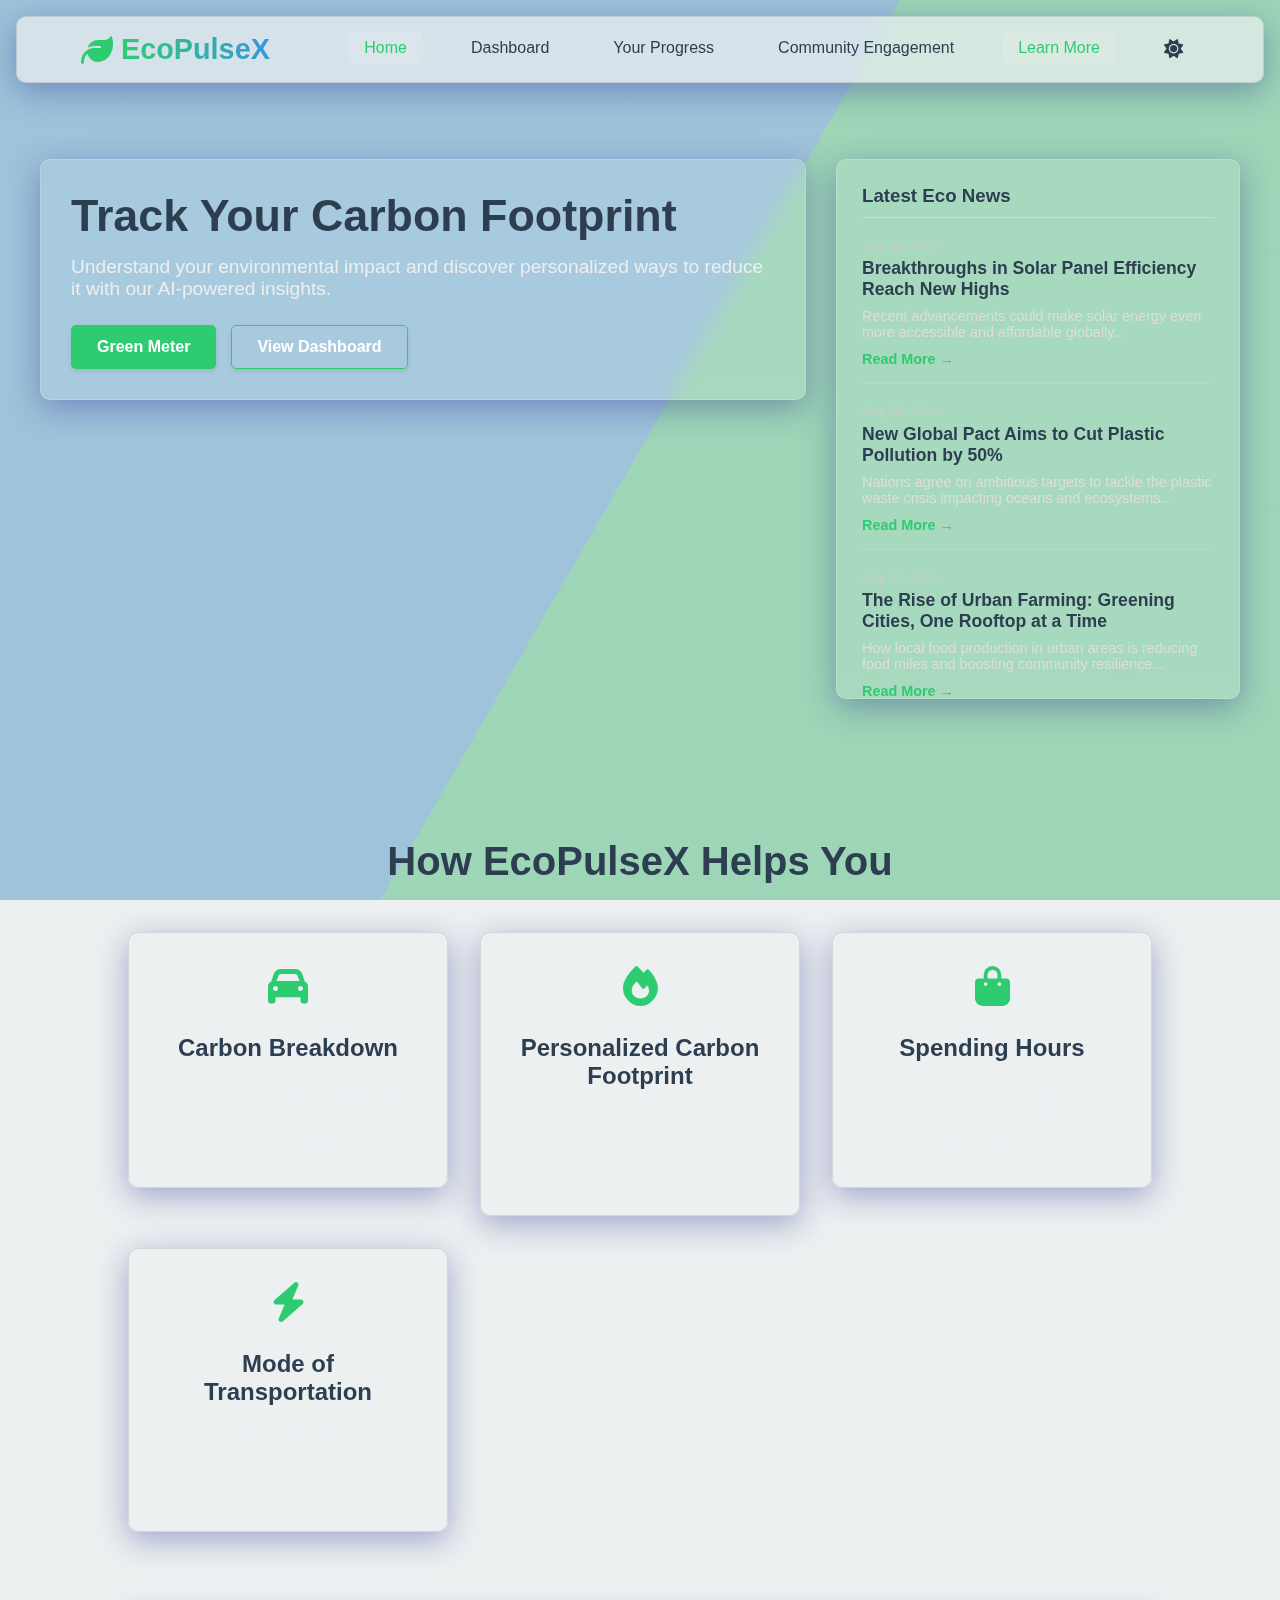
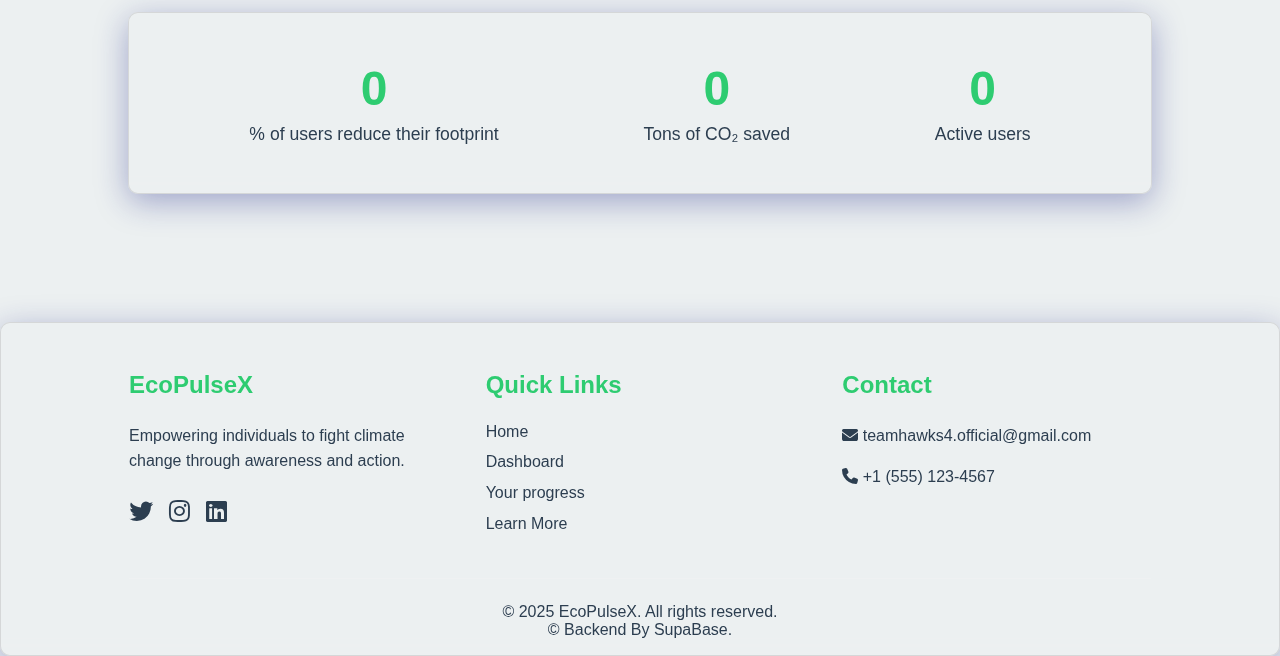
<file: index.html>
<!DOCTYPE html>
<html lang="en">
<head>
    <meta charset="UTF-8">
    <meta name="viewport" content="width=device-width, initial-scale=1.0">
    <title>EcoPulseX - Track Your Carbon Footprint</title>
    <link rel="stylesheet" href="https://cdnjs.cloudflare.com/ajax/libs/font-awesome/6.4.0/css/all.min.css">
    <link rel="stylesheet" href="climate.css">
</head>
<body>
    <!-- Animated Background -->
    <div class="bg"></div>
    <div class="bg bg2"></div>
    <div class="bg bg3"></div>

    <!-- Header -->
    <header class="glass">
        <div class="logo">
            <i class="fas fa-leaf"></i>
            <h1>EcoPulseX</h1>
        </div>
        <nav>
            <ul>
                <li><a href="#" class="active">Home</a></li>
                <li><a href="dashboard.html">Dashboard</a></li>
                <li><a href="form.html">Your Progress</a></li>
                <li><a href="community.html">Community Engagement</a></li>
                <li><a href="learnmore.html"  class="active">Learn More</a></li>
                <li><a href="#" id="theme-toggle"><i class="fas fa-moon"></i></a></li>
            </ul>
        </nav>
    </header>


<!-- Hero Section with Blog -->
<section class="hero-with-blog">
    <div class="hero-bg"></div>
    <div class="hero-container">
        <div class="hero-content glass">
            <h1>Track Your <span class="highlight">Carbon Footprint</span></h1>
            <p class="lead">Understand your environmental impact and discover personalized ways to reduce it with our AI-powered insights.</p>
            <div class="cta-buttons">
                <a href="https://aditya-kumar-roy.shinyapps.io/EcoPulseX/" class="btn primary">Green Meter</a>
                <a href="dashboard.html" class="btn secondary">View Dashboard</a>
            </div>
        </div>
        
        <div class="blog-sidebar glass">
            <h3>Latest Eco News</h3>
            <div class="blog-feed">
                <div class="blog-card">
                    <!-- Example 1: Renewable Energy Focus -->
                    <div class="blog-date">July 28, 2024</div>
                    <h4>Breakthroughs in Solar Panel Efficiency Reach New Highs</h4>
                    <p>Recent advancements could make solar energy even more accessible and affordable globally...</p>
                    <a href="https://www.mintselection.com/blog/2024/10/super-efficient-solar-cells-10-breakthrough-technologies-in-2024?source=google.com" target="_blank" rel="noopener noreferrer" class="read-more">Read More →</a>
                </div>
                <div class="blog-card">
                    <!-- Example 2: Policy/Global Action Focus -->
                    <div class="blog-date">July 25, 2024</div>
                    <h4>New Global Pact Aims to Cut Plastic Pollution by 50%</h4>
                    <p>Nations agree on ambitious targets to tackle the plastic waste crisis impacting oceans and ecosystems...</p>
                    <a href="https://www.worldwildlife.org/pages/global-plastics-treaty#:~:text=To%20ensure%20the%20stage%20is,make%20progress%20on%20key%20decisions." class="read-more">Read More →</a>
                </div>
                <div class="blog-card">
                    <!-- Example 3: Sustainable Living Focus -->
                    <div class="blog-date">July 22, 2024</div>
                    <h4>The Rise of Urban Farming: Greening Cities, One Rooftop at a Time</h4>
                    <p>How local food production in urban areas is reducing food miles and boosting community resilience...</p>
                    <a href="https://www.industryarc.com/Report/15491/urban-farming-market.html" class="read-more">Read More →</a>
                </div>
            </div>
        </div>
        
    </div>
</section>

    <!-- Features Section -->
    <section class="features">
        <h2 class="section-title">How <span class="highlight">EcoPulseX</span> Helps You</h2>
        <div class="features-grid">
            <!-- Travel Impact Card - Now Clickable -->
            <a href="https://aditya-kumar-roy.shinyapps.io/GreenMeterX/" class="feature-link" target="_blank" rel="noopener noreferrer">
                <div class="feature-card glass">
                    <div class="feature-icon">
                        <i class="fas fa-car"></i>
                    </div>
                    <h3>Carbon Breakdown</h3>
                    <p>Track emissions from your daily commute and travel habits with precise calculations.</p>
                </div>
            </a>
            <!-- Food Analysis Card - Now Clickable -->
            <a href="https://drive.google.com/file/d/1813TkDOWkOebc6govG1GjCoI-RtqbdGf/view?usp=sharing" class="feature-link" target="_blank" rel="noopener noreferrer">
                <div class="feature-card glass">
                    <div class="feature-icon">
                        <i class="fas fa-fire"></i>
                    </div>
                    <h3>Personalized Carbon Footprint</h3>
                    <p>Understand how your dietary choices contribute to your carbon footprint.</p>
                </div>
            </a>
            <!-- Shopping Insights Card - Now Clickable -->
            <a href="https://drive.google.com/file/d/1fCv4I5JkbpmY_g-tlTTRKJjh4J8budeZ/view?usp=sharing" class="feature-link" target="_blank" rel="noopener noreferrer">
                <div class="feature-card glass">
                    <div class="feature-icon">
                        <i class="fas fa-shopping-bag"></i>
                    </div>
                    <h3>Spending Hours</h3>
                    <p>Discover the environmental cost of your purchases and find sustainable alternatives.</p>
                </div>
            </a>
            <!-- Energy Usage Card - Now Clickable -->
            <a href="https://drive.google.com/file/d/1cLUQzFg_7T1m3DjedNyacycI1GbFT9It/view?usp=sharing" class="feature-link" target="_blank" rel="noopener noreferrer">
                <div class="feature-card glass">
                    <div class="feature-icon">
                        <i class="fas fa-bolt"></i>
                    </div>
                    <h3>Mode of Transportation</h3>
                    <p>Monitor your transportaion trends and get tips for reducing energy waste.</p>
                </div>
            </a>
        </div>
    </section>
    

    <!-- Stats Section -->
    <section class="stats">
        <div class="stats-container glass">
            <div class="stat-item">
                <h3 class="counter" data-target="85">0</h3>
                <p>% of users reduce their footprint</p>
            </div>
            <div class="stat-item">
                <h3 class="counter" data-target="1200">0</h3>
                <p>Tons of CO₂ saved</p>
            </div>
            <div class="stat-item">
                <h3 class="counter" data-target="5000">0</h3>
                <p>Active users</p>
            </div>
        </div>
    </section>

    <!-- Footer -->
    <footer class="glass">
        <div class="footer-content">
            <div class="footer-section">
                <h3>EcoPulseX</h3>
                <p>Empowering individuals to fight climate change through awareness and action.</p>
                <div class="social-icons">
                    <a href="#"><i class="fab fa-twitter"></i></a>
                    <a href="#"><i class="fab fa-instagram"></i></a>
                    <a href="#"><i class="fab fa-linkedin"></i></a>
                </div>
            </div>
            <div class="footer-section">
                <h3>Quick Links</h3>
                <ul>
                    <li><a href="index.html">Home</a></li>
                    <li><a href="dashboard.html">Dashboard</a></li>
                    <li><a href="form.html">Your progress</a></li>
                    <li><a href="documentation.html">Learn More</a></li>
                </ul>
            </div>
            <div class="footer-section">
                <h3>Contact</h3>
                <p><i class="fas fa-envelope"></i> teamhawks4.official@gmail.com</p>
                <p><i class="fas fa-phone"></i> +1 (555) 123-4567</p>
            </div>
        </div>
        <div class="footer-bottom">
            <p>&copy; 2025 EcoPulseX. All rights reserved.</p>
            <p>&copy; Backend By SupaBase.</p>
        </div>
    </footer>
    <script>
(function(){if(!window.chatbase||window.chatbase("getState")!=="initialized"){window.chatbase=(...arguments)=>{if(!window.chatbase.q){window.chatbase.q=[]}window.chatbase.q.push(arguments)};window.chatbase=new Proxy(window.chatbase,{get(target,prop){if(prop==="q"){return target.q}return(...args)=>target(prop,...args)}})}const onLoad=function(){const script=document.createElement("script");script.src="https://www.chatbase.co/embed.min.js";script.id="rwgixCwzji2OEnn_tk7Jq";script.domain="www.chatbase.co";document.body.appendChild(script)};if(document.readyState==="complete"){onLoad()}else{window.addEventListener("load",onLoad)}})();
</script>
    <script src="climate.js"></script>
</body>
</html>
</file>
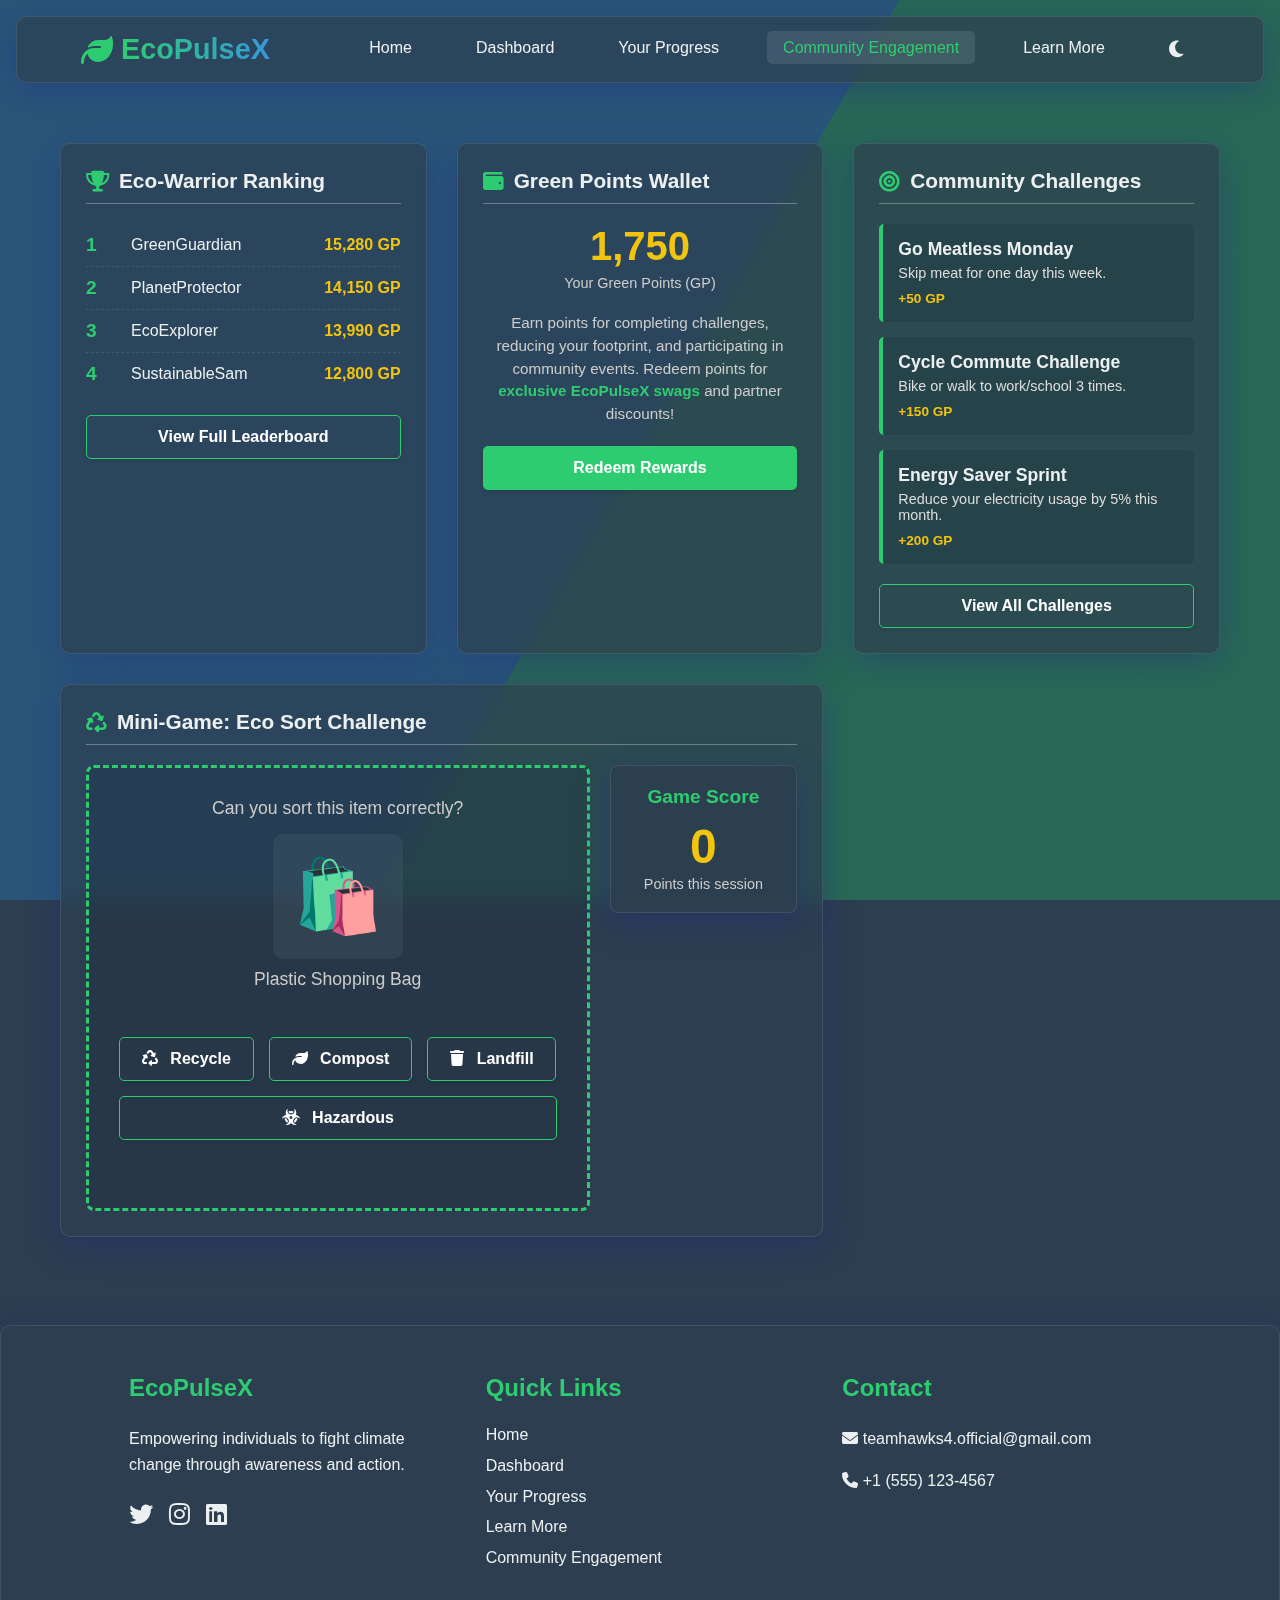
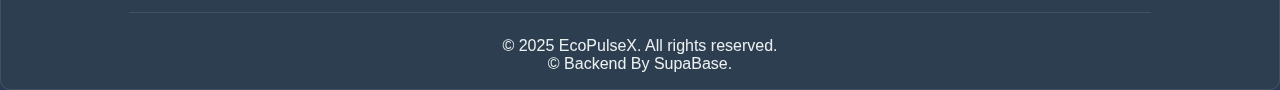
<file: community.html>
<!DOCTYPE html>
<html lang="en">
<head>
    <meta charset="UTF-8">
    <meta name="viewport" content="width=device-width, initial-scale=1.0">
    <title>EcoPulseX - Community Hub</title>
    <link rel="stylesheet" href="https://cdnjs.cloudflare.com/ajax/libs/font-awesome/6.4.0/css/all.min.css">
    <link rel="stylesheet" href="climate.css">
    <!-- Add specific styles for community page -->
    <style>
         /* Basic layout for community sections */
         .community-container {
            padding: 40px 20px;
            max-width: 1200px;
            margin: 20px auto;
            display: grid;
            grid-template-columns: repeat(auto-fit, minmax(300px, 1fr));
            gap: 30px;
        }

        .community-section {
            padding: 25px;
            min-height: 250px; /* Give sections some base height */
        }

        .community-section h3 {
            margin-bottom: 20px;
            border-bottom: 1px solid var(--border-glass, rgba(255, 255, 255, 0.3)); /* Added fallback */
            padding-bottom: 10px;
            display: flex;
            align-items: center;
            gap: 10px;
            font-size: 1.3em; /* Added font-size */
        }
         .community-section h3 i {
            color: var(--primary-color, #2ecc71);
         }

        /* Ranking Styles */
        .ranking-list ol {
            list-style: none;
            padding: 0;
            margin: 0;
        }
        .ranking-list li {
            display: flex;
            align-items: center;
            justify-content: space-between;
            padding: 10px 0;
            border-bottom: 1px dashed var(--border-glass, rgba(255, 255, 255, 0.1)); /* Added fallback */
        }
         .ranking-list li:last-child {
            border-bottom: none;
         }
        .ranking-list .rank {
            font-weight: bold;
            font-size: 1.2em;
            min-width: 30px;
            color: var(--primary-color, #2ecc71);
        }
        .ranking-list .name {
            flex-grow: 1;
            margin-left: 15px;
        }
        .ranking-list .points {
            font-weight: bold;
            color: var(--accent-color, #f1c40f); /* Use variable */
        }

        /* Wallet Styles */
        .wallet-balance {
            text-align: center;
            margin-bottom: 20px;
        }
        .wallet-balance .points-value {
            font-size: 2.5em;
            font-weight: bold;
            color: var(--accent-color, #f1c40f); /* Use variable */
            display: block;
            margin-bottom: 5px;
        }
        .wallet-balance .points-label {
            font-size: 0.9em;
            color: var(--text-muted-color, #ccc); /* Use variable */
        }
        .wallet-rewards p {
            font-size: 0.95em;
            line-height: 1.5;
            text-align: center;
            color: var(--text-muted-color, #ccc); /* Use variable */
        }
        .wallet-rewards .highlight {
             color: var(--primary-color, #2ecc71);
             font-weight: bold;
        }

        /* Challenge Styles */
        .challenge-list .challenge-item {
            background-color: rgba(0,0,0,0.1);
            padding: 15px;
            border-radius: 5px;
            margin-bottom: 15px;
            border-left: 4px solid var(--primary-color, #2ecc71);
        }
        body.dark-theme .challenge-list .challenge-item { /* Dark theme adjustment */
             background-color: rgba(255,255,255,0.1);
        }
        .challenge-list h4 {
            margin-bottom: 5px;
            font-size: 1.1em;
        }
        .challenge-list p {
            font-size: 0.9em;
            color: var(--text-muted-color, #ddd); /* Use variable */
            margin-bottom: 8px;
        }
        .challenge-list .challenge-reward {
            font-size: 0.85em;
            font-weight: bold;
            color: var(--accent-color, #f1c40f); /* Use variable */
        }

        /* --- Enhanced Game Styles (community.html) --- */

        /* Make the game section potentially wider on larger screens */
        @media (min-width: 992px) { /* Adjust breakpoint as needed */
            .community-section.game {
                grid-column: span 2; /* Make game span 2 grid columns */
            }
        }

        /* --- Styles for Game Wrapper and Score Display --- */
        .game-wrapper {
            display: flex;
            flex-wrap: wrap; /* Allow wrapping on smaller screens */
            gap: 20px;
            align-items: flex-start; /* Align items to the top */
        }

        .game-area {
            flex: 3; /* Game area takes more space */
            min-width: 300px; /* Ensure game area has minimum width */
            border: 3px dashed var(--primary-color, #2ecc71);
            min-height: 350px;
            display: flex;
            flex-direction: column;
            align-items: center;
            justify-content: center;
            text-align: center;
            padding: 30px;
            background-color: rgba(0,0,0,0.1);
            border-radius: 8px;
            transition: background-color 0.3s ease;
        }
        body.dark-theme .game-area {
            background-color: rgba(255,255,255,0.1);
        }

        .game-score-display {
            flex: 1; /* Score display takes less space */
            min-width: 180px; /* Minimum width for score box */
            padding: 20px;
            text-align: center;
            border-radius: 8px;
            /* Inherit glass effect from parent or add specific styles */
            /* background: var(--bg-glass, rgba(255, 255, 255, 0.1)); */
            /* backdrop-filter: var(--blur-glass, blur(10px)); */
            /* border: 1px solid var(--border-glass, rgba(255, 255, 255, 0.2)); */
        }

        .game-score-display h4 {
            margin-top: 0;
            margin-bottom: 15px;
            font-size: 1.2em;
            color: var(--primary-color, #2ecc71);
        }

        .game-score-display .score-value {
            font-size: 3em;
            font-weight: bold;
            color: var(--accent-color, #f1c40f);
            line-height: 1;
            margin-bottom: 5px;
        }

        .game-score-display .score-label {
            font-size: 0.9em;
            color: var(--text-muted-color, #ccc);
        }

        /* Responsive adjustments for the wrapper */
        @media (max-width: 768px) {
            .game-wrapper {
                flex-direction: column; /* Stack game and score on smaller screens */
                align-items: stretch; /* Make items take full width when stacked */
            }
            .game-score-display {
                margin-top: 20px; /* Add space when stacked */
            }
        }

        /* --- End Game Wrapper/Score Styles --- */


        .game-area p:first-of-type { /* Target the instruction text */
            margin-bottom: 15px;
            font-size: 1.1em;
            color: var(--text-muted-color, #ccc); /* Use variable */
        }

        /* Style the item to be sorted */
        #sort-item-container {
            margin-bottom: 25px;
            text-align: center;
        }

        #sort-item {
            font-size: 4.5em; /* Much larger icon */
            display: inline-block;
            padding: 20px;
            margin-bottom: 10px;
            background-color: rgba(255, 255, 255, 0.05); /* Subtle background */
            border-radius: 10px;
            cursor: default;
            transition: transform 0.3s ease;
        }
        body.dark-theme #sort-item { /* Dark theme adjustment */
             background-color: rgba(0, 0, 0, 0.05);
        }

        #sort-item-name {
            display: block;
            font-size: 1.1em;
            color: var(--text-muted-color, #ccc); /* Use variable */
            min-height: 1.3em; /* Reserve space */
        }

        /* Style the bins/buttons */
        .bin-options {
            display: flex;
            flex-wrap: wrap;
            justify-content: center;
            gap: 15px;
            margin-top: 20px;
            width: 100%; /* Ensure buttons container takes width */
        }

        .bin-options button {
            flex-grow: 1;
            min-width: 120px;
            padding: 12px 15px;
            font-size: 1em;
            margin: 0; /* Remove default margin */
            /* Inherit base .btn styles for transitions, border-radius etc. */
        }
        .bin-options button:hover {
            transform: translateY(-3px); /* Specific hover lift for game buttons */
        }
        .bin-options button i {
            margin-right: 8px;
        }

        /* Feedback Styles */
        #game-feedback {
            margin-top: 25px;
            font-size: 1.2em;
            min-height: 1.5em;
            font-weight: bold;
            transition: color 0.3s ease;
        }

        /* Animation Classes */
        .correct-animation {
            transform: scale(1.2) rotate(10deg);
            transition: transform 0.3s cubic-bezier(0.175, 0.885, 0.32, 1.275);
        }

        .incorrect-animation {
            animation: shake 0.5s ease-in-out;
        }

        .game-area.correct-bg {
            background-color: rgba(46, 204, 113, 0.2); /* Light green flash */
        }

        .game-area.incorrect-bg {
            background-color: rgba(231, 76, 60, 0.2); /* Light red flash */
        }

        /* Shake Animation Keyframes */
        @keyframes shake {
          0%, 100% { transform: translateX(0); }
          10%, 30%, 50%, 70%, 90% { transform: translateX(-8px); }
          20%, 40%, 60%, 80% { transform: translateX(8px); }
        }

        /* --- Responsive Adjustments for Game (Add within existing media queries if preferred) --- */
        @media (max-width: 992px) {
            /* Make game span full width when stacked */
            .community-section.game {
                grid-column: auto; /* Reset grid span */
            }
        }

        @media (max-width: 768px) {
            .bin-options {
                gap: 10px; /* Reduce gap between game buttons */
            }
            .bin-options button {
                min-width: 100px; /* Adjust min-width */
                font-size: 0.9em;
                padding: 10px 12px; /* Adjust padding */
            }
            #sort-item {
                font-size: 3.5em; /* Slightly smaller icon on mobile */
                padding: 15px;
            }
            .game-area {
                min-height: 300px; /* Adjust height */
                padding: 20px;
            }
        }


    </style>
</head>
<body>
    <!-- Animated Background (Same as other pages) -->
    <div class="bg"></div>
    <div class="bg bg2"></div>
    <div class="bg bg3"></div>

    <!-- Header (Same as other pages, update active class) -->
    <header class="glass">
        <div class="logo">
            <i class="fas fa-leaf"></i>
            <h1>EcoPulseX</h1>
        </div>
        <nav>
            <ul>
                <li><a href="index.html">Home</a></li>
                <li><a href="dashboard.html">Dashboard</a></li>
                <li><a href="form.html">Your Progress</a></li>
                <li><a href="community.html" class="active">Community Engagement</a></li>
                <li><a href="learnmore.html">Learn More</a></li>
                <li><a href="#" id="theme-toggle"><i class="fas fa-moon"></i></a></li>
            </ul>
        </nav>
    </header>

    <!-- Community Main Content -->
    <main class="community-container">

        <!-- Ranking Section -->
        <section class="community-section glass ranking">
            <h3><i class="fas fa-trophy"></i> Eco-Warrior Ranking</h3>
            <div class="ranking-list">
                <ol>
                    <li>
                        <span class="rank">1</span>
                        <span class="name">GreenGuardian</span>
                        <span class="points">15,280 GP</span>
                    </li>
                    <li>
                        <span class="rank">2</span>
                        <span class="name">PlanetProtector</span>
                        <span class="points">14,150 GP</span>
                    </li>
                    <li>
                        <span class="rank">3</span>
                        <span class="name">EcoExplorer</span>
                        <span class="points">13,990 GP</span>
                    </li>
                    <li>
                        <span class="rank">4</span>
                        <span class="name">SustainableSam</span>
                        <span class="points">12,800 GP</span>
                    </li>
                     <!-- Add more ranks as needed -->
                </ol>
            </div>
             <a href="#" class="btn secondary" style="margin-top: 20px; display: block; text-align: center;">View Full Leaderboard</a>
        </section>

        <!-- Green Points Wallet Section -->
        <section class="community-section glass wallet">
            <h3><i class="fas fa-wallet"></i> Green Points Wallet</h3>
            <div class="wallet-balance">
                <span class="points-value" id="user-points">1,750</span>
                <span class="points-label">Your Green Points (GP)</span>
            </div>
            <div class="wallet-rewards">
                <p>Earn points for completing challenges, reducing your footprint, and participating in community events. Redeem points for <span class="highlight">exclusive EcoPulseX swags</span> and partner discounts!</p>
            </div>
             <a href="#" class="btn primary" style="margin-top: 20px; display: block; text-align: center;">Redeem Rewards</a>
        </section>


        <!-- More Features Section (Example: Challenges) -->
        <section class="community-section glass challenges">
             <h3><i class="fas fa-bullseye"></i> Community Challenges</h3>
             <div class="challenge-list">
                 <div class="challenge-item">
                     <h4>Go Meatless Monday</h4>
                     <p>Skip meat for one day this week.</p>
                     <span class="challenge-reward">+50 GP</span>
                 </div>
                 <div class="challenge-item">
                     <h4>Cycle Commute Challenge</h4>
                     <p>Bike or walk to work/school 3 times.</p>
                     <span class="challenge-reward">+150 GP</span>
                 </div>
                 <div class="challenge-item">
                     <h4>Energy Saver Sprint</h4>
                     <p>Reduce your electricity usage by 5% this month.</p>
                     <span class="challenge-reward">+200 GP</span>
                 </div>
             </div>
             <a href="#" class="btn secondary" style="margin-top: 20px; display: block; text-align: center;">View All Challenges</a>
        </section>

        <!-- Nature Game Section -->
        <section class="community-section glass game">
            <h3><i class="fas fa-recycle"></i> Mini-Game: Eco Sort Challenge</h3>

            <!-- Wrapper for game area and score -->
            <div class="game-wrapper">

                <!-- Game Area -->
                <div class="game-area">
                    <p>Can you sort this item correctly?</p>
                    <div id="sort-item-container">
                        <div id="sort-item" data-type="recycle">🥤</div>
                        <span id="sort-item-name">Plastic Cup</span>
                    </div>
                    <div class="bin-options">
                        <button class="btn secondary" data-bin="recycle"><i class="fas fa-recycle"></i> Recycle</button>
                        <button class="btn secondary" data-bin="compost"><i class="fas fa-leaf"></i> Compost</button>
                        <button class="btn secondary" data-bin="landfill"><i class="fas fa-trash"></i> Landfill</button>
                        <button class="btn secondary" data-bin="hazardous"><i class="fas fa-biohazard"></i> Hazardous</button>
                    </div>
                    <p id="game-feedback" style="margin-top: 15px; font-weight: bold; min-height: 1.2em;"></p>
                </div>

                <!-- Game Score Display -->
                <div class="game-score-display glass">
                    <h4>Game Score</h4>
                    <div id="current-game-score" class="score-value">0</div>
                    <p class="score-label">Points this session</p>
                </div>

            </div> <!-- End game-wrapper -->

        </section>


    </main>

    <!-- Footer (Same as other pages) -->
    <footer class="glass">
        <div class="footer-content">
            <div class="footer-section">
                <h3>EcoPulseX</h3>
                <p>Empowering individuals to fight climate change through awareness and action.</p>
                <div class="social-icons">
                    <a href="#"><i class="fab fa-twitter"></i></a>
                    <a href="#"><i class="fab fa-instagram"></i></a>
                    <a href="#"><i class="fab fa-linkedin"></i></a>
                </div>
            </div>
            <div class="footer-section">
                <h3>Quick Links</h3>
                <ul>
                    <li><a href="index.html">Home</a></li>
                    <li><a href="dashboard.html">Dashboard</a></li>
                    <li><a href="form.html">Your Progress</a></li>
                    <li><a href="learnmore.html"  class="active">Learn More</a></li>
                    <li><a href="community.html" class="active">Community Engagement</a></li>
                </ul>
            </div>
            <div class="footer-section">
                <h3>Contact</h3>
                <p><i class="fas fa-envelope"></i> teamhawks4.official@gmail.com</p>
                <p><i class="fas fa-phone"></i> +1 (555) 123-4567</p>
            </div>
        </div>
        <div class="footer-bottom">
            <p>&copy; 2025 EcoPulseX. All rights reserved.</p>
            <p>&copy; Backend By SupaBase.</p>
        </div>
    </footer>

    <!--JavaScript for the game and theme toggle -->
    <script>
        document.addEventListener('DOMContentLoaded', () => {
            // --- Game Variables & Elements ---
            const items = [
                { icon: '🥤', type: 'recycle', name: 'Plastic Cup' },
                { icon: '🍎', type: 'compost', name: 'Apple Core' },
                { icon: '📰', type: 'recycle', name: 'Newspaper' },
                { icon: '🔋', type: 'hazardous', name: 'Battery' },
                { icon: '🍌', type: 'compost', name: 'Banana Peel' },
                { icon: '🍾', type: 'recycle', name: 'Glass Bottle' },
                { icon: '🍕', type: 'landfill', name: 'Greasy Pizza Box' },
                { icon: '💡', type: 'hazardous', name: 'Light Bulb' },
                { icon: '🥫', type: 'recycle', name: 'Tin Can' },
                { icon: '🥚', type: 'compost', name: 'Egg Shells' },
                { icon: '📱', type: 'hazardous', name: 'Old Phone' },
                { icon: '📦', type: 'recycle', name: 'Cardboard Box' },
                { icon: ' Styrofoam', type: 'landfill', name: 'Styrofoam Cup' },
                { icon: '🍂', type: 'compost', name: 'Yard Waste' },
                { icon: '🥬', type: 'compost', name: 'Vegetable Scraps' },
                { icon: '🧴', type: 'recycle', name: 'Plastic Bottle (Shampoo)' },
                { icon: '🛍️', type: 'landfill', name: 'Plastic Shopping Bag' },
                { icon: '☕', type: 'compost', name: 'Coffee Grounds & Filter' },
                { icon: '🔩', type: 'recycle', name: 'Scrap Metal (Clean Foil)' },
                { icon: '🥛', type: 'recycle', name: 'Milk Carton' },
                { icon: '🎨', type: 'hazardous', name: 'Paint Can (with paint)' },
                { icon: '🥩', type: 'landfill', name: 'Meat Scraps' },
                { icon: '✉️', type: 'recycle', name: 'Junk Mail' },
                { icon: '💥', type: 'hazardous', name: 'Aerosol Can (not empty)' }
            ];

            let currentItemIndex = 0;
            const userPointsElement = document.getElementById('user-points');
            let userPoints = parseInt(userPointsElement?.textContent?.replace(/,/g, '') || '0', 10);
            if (isNaN(userPoints)) {
                userPoints = 0;
            }

            // --- Game Score Variables ---
            let currentGameScore = 0; // Score for this session, starts at 0
            const gameScoreDisplayElement = document.getElementById('current-game-score'); // Get the new score display element
            const GAME_POINTS_PER_CORRECT = 5; // Points awarded per correct sort in the game

            const sortItemContainer = document.getElementById('sort-item-container');
            const sortItemElement = document.getElementById('sort-item');
            const sortItemNameElement = document.getElementById('sort-item-name');
            const feedbackElement = document.getElementById('game-feedback');
            const gameAreaElement = document.querySelector('.game-area');
            const binButtons = document.querySelectorAll('.bin-options button');

            // --- Game Functions ---
            function displayNextItem() {
                if (!sortItemElement || !sortItemNameElement || !feedbackElement || !gameAreaElement) {
                    console.error("Game elements not found!");
                    return;
                }
                currentItemIndex = Math.floor(Math.random() * items.length);
                const item = items[currentItemIndex];
                sortItemElement.textContent = item.icon;
                sortItemElement.dataset.type = item.type;
                sortItemNameElement.textContent = item.name;
                feedbackElement.textContent = '';
                feedbackElement.style.color = 'inherit';
                sortItemElement.classList.remove('correct-animation', 'incorrect-animation');
                gameAreaElement.classList.remove('correct-bg', 'incorrect-bg');
                enableButtons();
            }

            function disableButtons() {
                binButtons.forEach(button => button.disabled = true);
            }

            function enableButtons() {
                binButtons.forEach(button => button.disabled = false);
            }

            // --- Function to update game score display ---
            function updateGameScoreDisplay() {
                if (gameScoreDisplayElement) {
                    gameScoreDisplayElement.textContent = currentGameScore;
                }
            }

            function handleSort(selectedBin) {
                if (!sortItemElement || !feedbackElement || !userPointsElement || !gameAreaElement || !gameScoreDisplayElement) {
                    console.error("Game elements not found during sort check!");
                    return;
                }

                disableButtons();

                const correctBin = sortItemElement.dataset.type;
                const currentItem = items[currentItemIndex];

                sortItemElement.classList.remove('correct-animation', 'incorrect-animation');
                gameAreaElement.classList.remove('correct-bg', 'incorrect-bg');
                void sortItemElement.offsetWidth;
                void gameAreaElement.offsetWidth;

                if (selectedBin === correctBin) {
                    // --- Update both scores ---
                    feedbackElement.textContent = `Correct! +${GAME_POINTS_PER_CORRECT} Game Score / +10 GP`;
                    feedbackElement.style.color = 'var(--primary-color, #2ecc71)';

                    // Update Total Green Points (GP)
                    userPoints += 10;
                    userPointsElement.textContent = userPoints.toLocaleString();

                    // Update Current Game Score
                    currentGameScore += GAME_POINTS_PER_CORRECT;
                    updateGameScoreDisplay(); // Update the display

                    sortItemElement.classList.add('correct-animation');
                    gameAreaElement.classList.add('correct-bg');

                } else {
                    feedbackElement.textContent = `Oops! A ${currentItem.name.toLowerCase()} (${currentItem.icon}) goes in ${correctBin}.`;
                    feedbackElement.style.color = 'var(--alert-color, #e74c3c)';
                    sortItemElement.classList.add('incorrect-animation');
                    gameAreaElement.classList.add('incorrect-bg');
                    // Optional: Reset game score on incorrect answer?
                    // currentGameScore = 0;
                    // updateGameScoreDisplay();
                }

                setTimeout(() => {
                    displayNextItem();
                }, 1500);
            }

            // --- Theme Toggle Functionality ---
            const themeToggle = document.getElementById('theme-toggle');
            const themeIcon = themeToggle?.querySelector('i');

            function applyTheme(theme) {
                if (theme === 'dark') {
                    document.body.classList.add('dark-theme');
                    if (themeIcon) {
                        themeIcon.classList.remove('fa-moon');
                        themeIcon.classList.add('fa-sun');
                    }
                } else {
                    document.body.classList.remove('dark-theme');
                    if (themeIcon) {
                        themeIcon.classList.remove('fa-sun');
                        themeIcon.classList.add('fa-moon');
                    }
                }
            }

            themeToggle?.addEventListener('click', (e) => {
                e.preventDefault();
                const isDark = document.body.classList.toggle('dark-theme');
                const newTheme = isDark ? 'dark' : 'light';
                applyTheme(newTheme);
                localStorage.setItem('theme', newTheme);
            });

            // --- Initialization ---
            const savedTheme = localStorage.getItem('theme') || 'light';
            applyTheme(savedTheme);

            if (userPointsElement) {
                 userPointsElement.textContent = userPoints.toLocaleString();
            } else {
                console.warn("User points element not found.");
            }

            // --- Initialize game score display ---
            updateGameScoreDisplay(); // Set initial game score display to 0

            binButtons.forEach(button => {
                const binType = button.dataset.bin;
                if (binType) {
                    button.removeAttribute('onclick');
                    button.addEventListener('click', () => handleSort(binType));
                } else {
                    console.warn("Button found without data-bin attribute:", button);
                }
            });

            displayNextItem(); // Start the game

        }); // End DOMContentLoaded
    </script>

    <!-- Link to main climate.js if it has shared functions -->
    <!-- <script src="climate.js"></script> -->

</body>
</html>
</file>
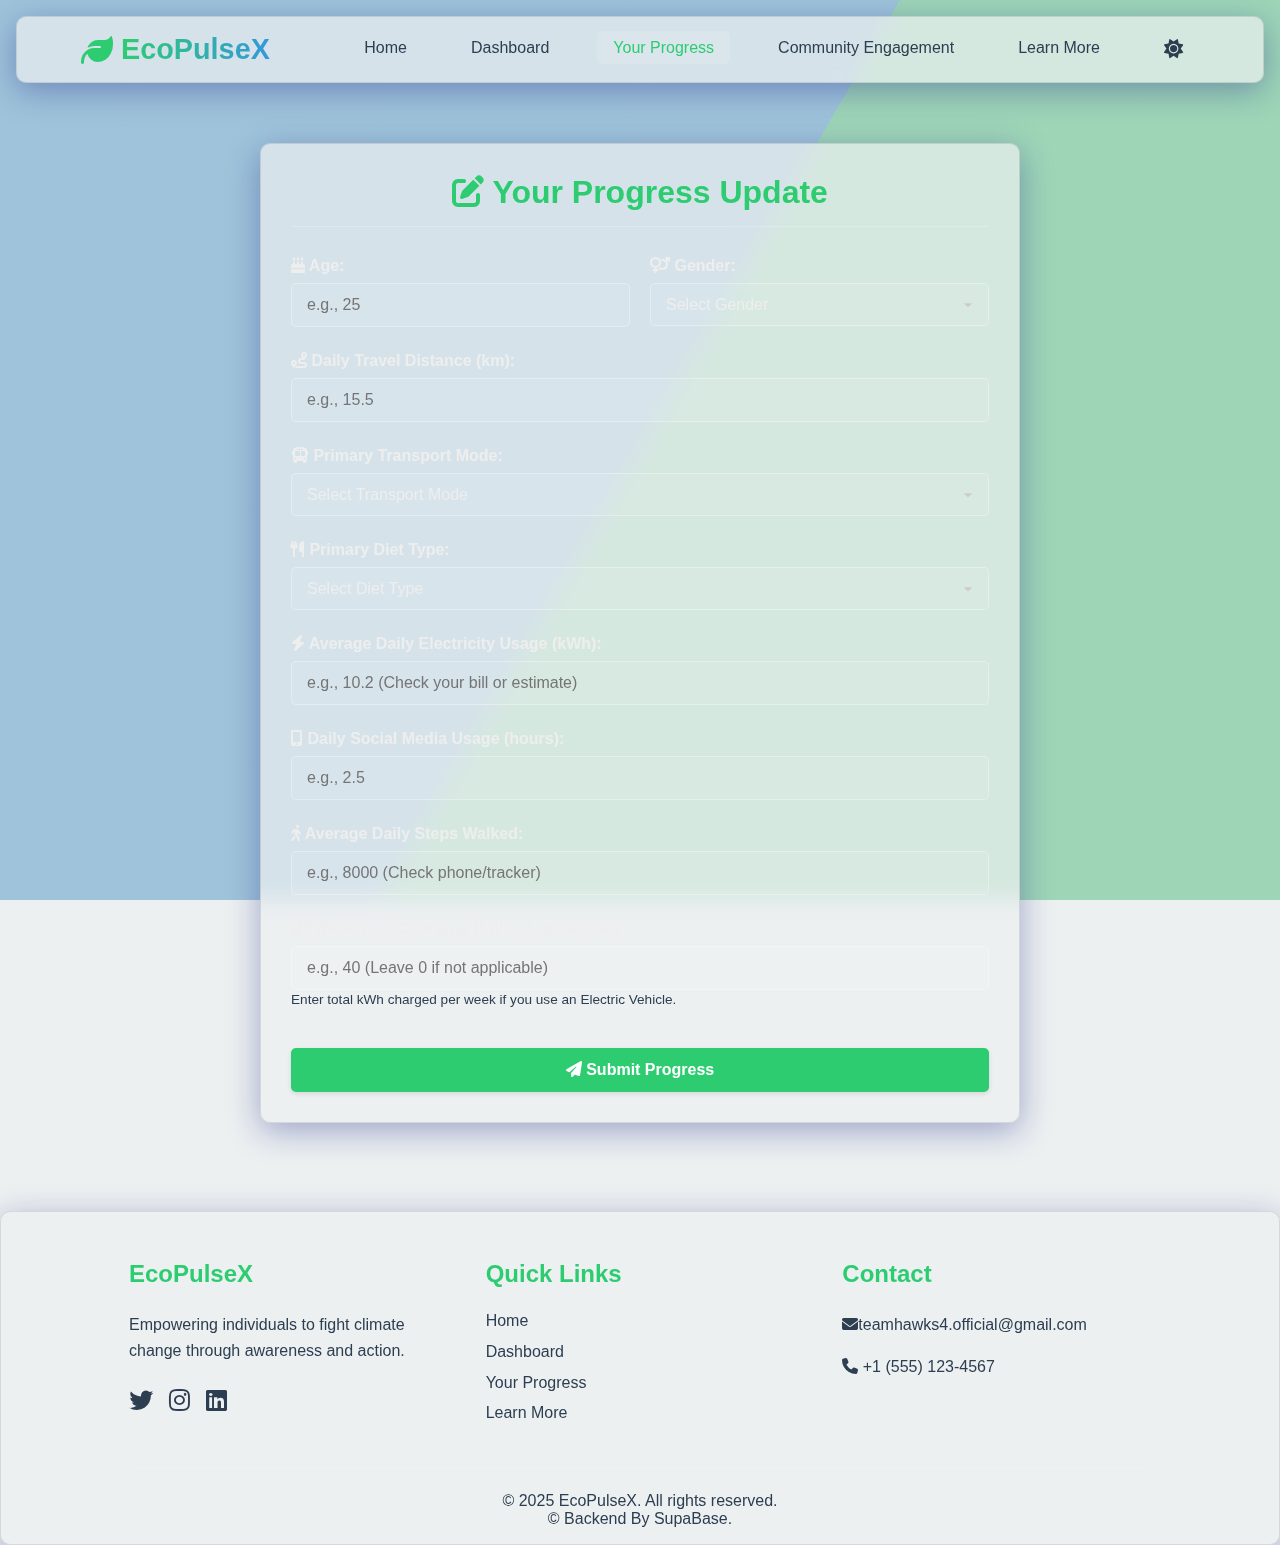
<file: form.html>
<!DOCTYPE html>
<html lang="en">
<head>
    <meta charset="UTF-8">
    <meta name="viewport" content="width=device-width, initial-scale=1.0">
    <title>EcoPulseX - Your Progress</title>
    <!-- Font Awesome for icons -->
    <link rel="stylesheet" href="https://cdnjs.cloudflare.com/ajax/libs/font-awesome/6.4.0/css/all.min.css">
    <!-- Main Stylesheet -->
    <link rel="stylesheet" href="climate.css">
    <style>
        /* --- Form Specific Styles --- */
        .form-container {
            padding: 40px 20px; /* Consistent padding */
            max-width: 800px; /* Keep form readable */
            margin: 20px auto; /* Center the container */
        }

        .form-section {
            padding: 30px;
            /* Inherits .glass style from climate.css */
        }

        .form-section h1 {
            text-align: center;
            color: var(--primary-color, #2ecc71); /* Use primary color */
            margin-bottom: 30px;
            font-size: 2em; /* Adjust size */
            border-bottom: 1px solid var(--border-glass, rgba(255, 255, 255, 0.2));
            padding-bottom: 15px;
        }

        .form-group {
            margin-bottom: 25px; /* Increased spacing */
        }

        label {
            display: block;
            margin-bottom: 8px;
            font-weight: bold;
            color: var(--text-color, #eee); /* Match site text color */
        }
        body.dark-theme label {
             color: var(--text-color-dark, #ccc);
        }


        input[type="number"],
        input[type="text"],
        select {
            width: 100%;
            padding: 12px 15px; /* Slightly larger padding */
            border: 1px solid var(--border-glass, rgba(255, 255, 255, 0.3));
            border-radius: 5px; /* Consistent border radius */
            box-sizing: border-box;
            background-color: rgba(255, 255, 255, 0.05); /* Subtle background */
            color: var(--text-color, #eee); /* Match text color */
            font-size: 1em;
            transition: border-color 0.3s ease, background-color 0.3s ease;
        }
        body.dark-theme input[type="number"],
        body.dark-theme input[type="text"],
        body.dark-theme select {
             background-color: rgba(0, 0, 0, 0.1);
             color: var(--text-color-dark, #ccc);
             border-color: rgba(255, 255, 255, 0.15);
        }

        input[type="number"]:focus,
        input[type="text"]:focus,
        select:focus {
            outline: none;
            border-color: var(--primary-color, #2ecc71);
            background-color: rgba(255, 255, 255, 0.1);
        }
         body.dark-theme input[type="number"]:focus,
         body.dark-theme input[type="text"]:focus,
         body.dark-theme select:focus {
             background-color: rgba(0, 0, 0, 0.2);
         }

        /* Style select dropdown arrow */
        select {
            appearance: none;
            -webkit-appearance: none;
            -moz-appearance: none;
            background-image: url('data:image/svg+xml;utf8,<svg fill="%23cccccc" height="24" viewBox="0 0 24 24" width="24" xmlns="http://www.w3.org/2000/svg"><path d="M7 10l5 5 5-5z"/><path d="M0 0h24v24H0z" fill="none"/></svg>'); /* Simple dropdown arrow */
            background-repeat: no-repeat;
            background-position: right 10px center;
            background-size: 20px;
            padding-right: 40px; /* Make space for arrow */
        }
         body.dark-theme select {
             background-image: url('data:image/svg+xml;utf8,<svg fill="%23aaaaaa" height="24" viewBox="0 0 24 24" width="24" xmlns="http://www.w3.org/2000/svg"><path d="M7 10l5 5 5-5z"/><path d="M0 0h24v24H0z" fill="none"/></svg>');
         }


        /* Use button styles from climate.css */
        button[type="submit"] {
            /* Inherit .btn and .primary styles */
            width: 100%;
            margin-top: 15px; /* Add some space above button */
        }

        .form-row {
            display: flex;
            flex-wrap: wrap; /* Allow wrapping on smaller screens */
            gap: 20px;
        }
        .form-row .form-group {
            flex: 1;
            min-width: 200px; /* Prevent fields from becoming too narrow */
        }

        /* Alert styling (optional, if you use JS alerts) */
        /* You might want a custom modal instead of default alert */

    </style>
</head>
<body>
    <!-- Animated Background -->
    <div class="bg"></div>
    <div class="bg bg2"></div>
    <div class="bg bg3"></div>

    <!-- Header -->
    <header class="glass">
        <div class="logo">
            <i class="fas fa-leaf"></i>
            <h1>EcoPulseX</h1>
        </div>
        <nav>
            <ul>
                <li><a href="index.html">Home</a></li>
                <li><a href="dashboard.html">Dashboard</a></li>
                <li><a href="form.html" class="active">Your Progress</a></li>
                <li><a href="community.html">Community Engagement</a></li>
                <li><a href="learnmore.html">Learn More</a></li>
                <li><a href="#" id="theme-toggle"><i class="fas fa-moon"></i></a></li>
            </ul>
        </nav>
    </header>

    <!-- Form Main Content -->
    <main class="form-container">
        <section class="form-section glass">
            <h1><i class="fas fa-edit"></i> Your Progress Update</h1>
            <form id="footprintForm" action="/submit-footprint" method="POST">
                <div class="form-row">
                    <div class="form-group">
                        <label for="age"><i class="fas fa-birthday-cake"></i> Age:</label>
                        <input type="number" id="age" name="age" min="1" max="120" required placeholder="e.g., 25">
                    </div>
                    <div class="form-group">
                        <label for="gender"><i class="fas fa-venus-mars"></i> Gender:</label>
                        <select id="gender" name="gender" required>
                            <option value="" disabled selected>Select Gender</option>
                            <option value="Male">Male</option>
                            <option value="Female">Female</option>
                            <option value="Other">Other</option>
                            <option value="Prefer not to say">Prefer not to say</option>
                        </select>
                    </div>
                </div>

                <div class="form-group">
                    <label for="travel_distance"><i class="fas fa-route"></i> Daily Travel Distance (km):</label>
                    <input type="number" id="travel_distance" name="travel_distance" min="0" step="0.1" required placeholder="e.g., 15.5">
                </div>

                <div class="form-group">
                    <label for="transport_mode"><i class="fas fa-bus"></i> Primary Transport Mode:</label>
                    <select id="transport_mode" name="transport_mode" required>
                        <option value="" disabled selected>Select Transport Mode</option>
                        <option value="Car (Gasoline)">Car (Gasoline)</option>
                        <option value="Car (Electric)">Car (Electric)</option>
                        <option value="Motorbike">Motorbike</option>
                        <option value="Public Transport (Bus/Train)">Public Transport (Bus/Train)</option>
                        <option value="Bicycle">Bicycle</option>
                        <option value="Walking">Walking</option>
                        <option value="Other">Other</option>
                    </select>
                </div>

                <div class="form-group">
                    <label for="food_type"><i class="fas fa-utensils"></i> Primary Diet Type:</label>
                    <select id="food_type" name="food_type" required>
                        <option value="" disabled selected>Select Diet Type</option>
                        <option value="Meat Heavy">Meat Heavy (Daily)</option>
                        <option value="Meat Moderate">Meat Moderate (Few times/week)</option>
                        <option value="Vegetarian">Vegetarian (Includes dairy/eggs)</option>
                        <option value="Vegan">Vegan (Plant-based only)</option>
                        <option value="Pescatarian">Pescatarian (Fish, no other meat)</option>
                    </select>
                </div>

                <div class="form-group">
                    <label for="electricity_usage"><i class="fas fa-bolt"></i> Average Daily Electricity Usage (kWh):</label>
                    <input type="number" id="electricity_usage" name="electricity_usage" min="0" step="0.1" required placeholder="e.g., 10.2 (Check your bill or estimate)">
                </div>

                <div class="form-group">
                    <label for="social_media_hours"><i class="fas fa-mobile-alt"></i> Daily Social Media Usage (hours):</label>
                    <input type="number" id="social_media_hours" name="social_media_hours" min="0" max="24" step="0.5" required placeholder="e.g., 2.5">
                </div>

                <div class="form-group">
                    <label for="steps_walked"><i class="fas fa-walking"></i> Average Daily Steps Walked:</label>
                    <input type="number" id="steps_walked" name="steps_walked" min="0" required placeholder="e.g., 8000 (Check phone/tracker)">
                </div>

                <div class="form-group">
                    <label for="charging_station_usage"><i class="fas fa-charging-station"></i> Weekly EV Charging (kWh, if applicable):</label>
                    <input type="number" id="charging_station_usage" name="charging_station_usage" min="0" step="0.1" placeholder="e.g., 40 (Leave 0 if not applicable)">
                    <small style="color: var(--text-muted-color); font-size: 0.85em;">Enter total kWh charged per week if you use an Electric Vehicle.</small>
                </div>

                <button type="submit" class="btn primary"><i class="fas fa-paper-plane"></i> Submit Progress</button>
            </form>
        </section>
    </main>

    <!-- Footer -->
    <footer class="glass">
        <div class="footer-content">
            <div class="footer-section">
                <h3>EcoPulseX</h3>
                <p>Empowering individuals to fight climate change through awareness and action.</p>
                <div class="social-icons">
                    <a href="#"><i class="fab fa-twitter"></i></a>
                    <a href="#"><i class="fab fa-instagram"></i></a>
                    <a href="#"><i class="fab fa-linkedin"></i></a>
                </div>
            </div>
            <div class="footer-section">
                <h3>Quick Links</h3>
                <ul>
                    <li><a href="index.html">Home</a></li>
                    <li><a href="dashboard.html">Dashboard</a></li>
                    <li><a href="form.html">Your Progress</a></li>
                    <li><a href="learnmore.html">Learn More</a></li>
                </ul>
            </div>
            <div class="footer-section">
                <h3>Contact</h3>
                <p><i class="fas fa-envelope"></i>teamhawks4.official@gmail.com</p>
                <p><i class="fas fa-phone"></i> +1 (555) 123-4567</p>
            </div>
        </div>
        <div class="footer-bottom">
            <p>&copy; 2025 EcoPulseX. All rights reserved.</p>
            <p>&copy; Backend By SupaBase.</p>
        </div>
    </footer>

    <!-- Link to climate.js for theme toggle and potential future form interactions -->
    <script src="climate.js"></script>
    <script>
        // Keep the basic form validation, but consider enhancing it or using a library
        document.getElementById('footprintForm').addEventListener('submit', function(e) {
            // Basic client-side validation example (can be expanded)
            const ageInput = document.getElementById('age');
            const age = parseInt(ageInput.value);
            if (ageInput.value === '' || age < 1 || age > 120) {
                alert('Please enter a valid age between 1 and 120.');
                e.preventDefault(); // Stop submission
                ageInput.focus(); // Focus the invalid field
                return;
            }

            const travelDistInput = document.getElementById('travel_distance');
            if (travelDistInput.value === '' || parseFloat(travelDistInput.value) < 0) {
                 alert('Please enter a valid daily travel distance (0 or more).');
                 e.preventDefault();
                 travelDistInput.focus();
                 return;
            }

            // Add more validation checks for other required fields as needed...

            // If using AJAX submission in the future, prevent default and handle here
            // e.preventDefault();
            // console.log('Form data ready for submission (or AJAX)');
            // Example: Gather form data
            // const formData = new FormData(this);
            // fetch('/submit-footprint', { method: 'POST', body: formData })
            //    .then(response => response.json())
            //    .then(data => console.log(data))
            //    .catch(error => console.error('Error:', error));

            // For now, allow default form submission if validation passes
             console.log('Validation passed, allowing default form submission.');
             // No e.preventDefault() here if you want the standard POST action
        });
    </script>
</body>
</html>
<script type="module">
    import { createClient } from 'https://esm.sh/@supabase/supabase-js'
  
    const supabaseUrl = 'https://lobbplgbtxuddszlhxxd.supabase.co'
    const supabaseKey = 'eyJhbGciOiJIUzI1NiIsInR5cCI6IkpXVCJ9.eyJpc3MiOiJzdXBhYmFzZSIsInJlZiI6ImxvYmJwbGdidHh1ZGRzemxoeHhkIiwicm9sZSI6ImFub24iLCJpYXQiOjE3NDQ4MDUyMDUsImV4cCI6MjA2MDM4MTIwNX0.7utg0ORvZDxTFJOJbFLW-2rHwWEKiz-EpimD2QmEgG4'
    const supabase = createClient(supabaseUrl, supabaseKey)
  
    document.getElementById('footprintForm').addEventListener('submit', async (e) => {
      e.preventDefault()
  
      const data = {
        age: parseInt(document.getElementById('age').value),
        gender: document.getElementById('gender').value,
        travel_distance: parseFloat(document.getElementById('travel_distance').value),
        transport_mode: document.getElementById('transport_mode').value,
        food_type: document.getElementById('food_type').value,
        electricity_usage: parseFloat(document.getElementById('electricity_usage').value),
        social_media_hours: parseFloat(document.getElementById('social_media_hours').value),
        steps_walked: parseInt(document.getElementById('steps_walked').value),
        charging_station_usage: parseFloat(document.getElementById('charging_station_usage').value || 0)
      }
  
      const { error } = await supabase.from('progress_data').insert([data])
  
      if (error) {
        alert('Error: ' + error.message)
      } else {
        alert('Thanks for submitting your progress!')
        document.getElementById('footprintForm').reset()
      }
    })
  </script>
</file>
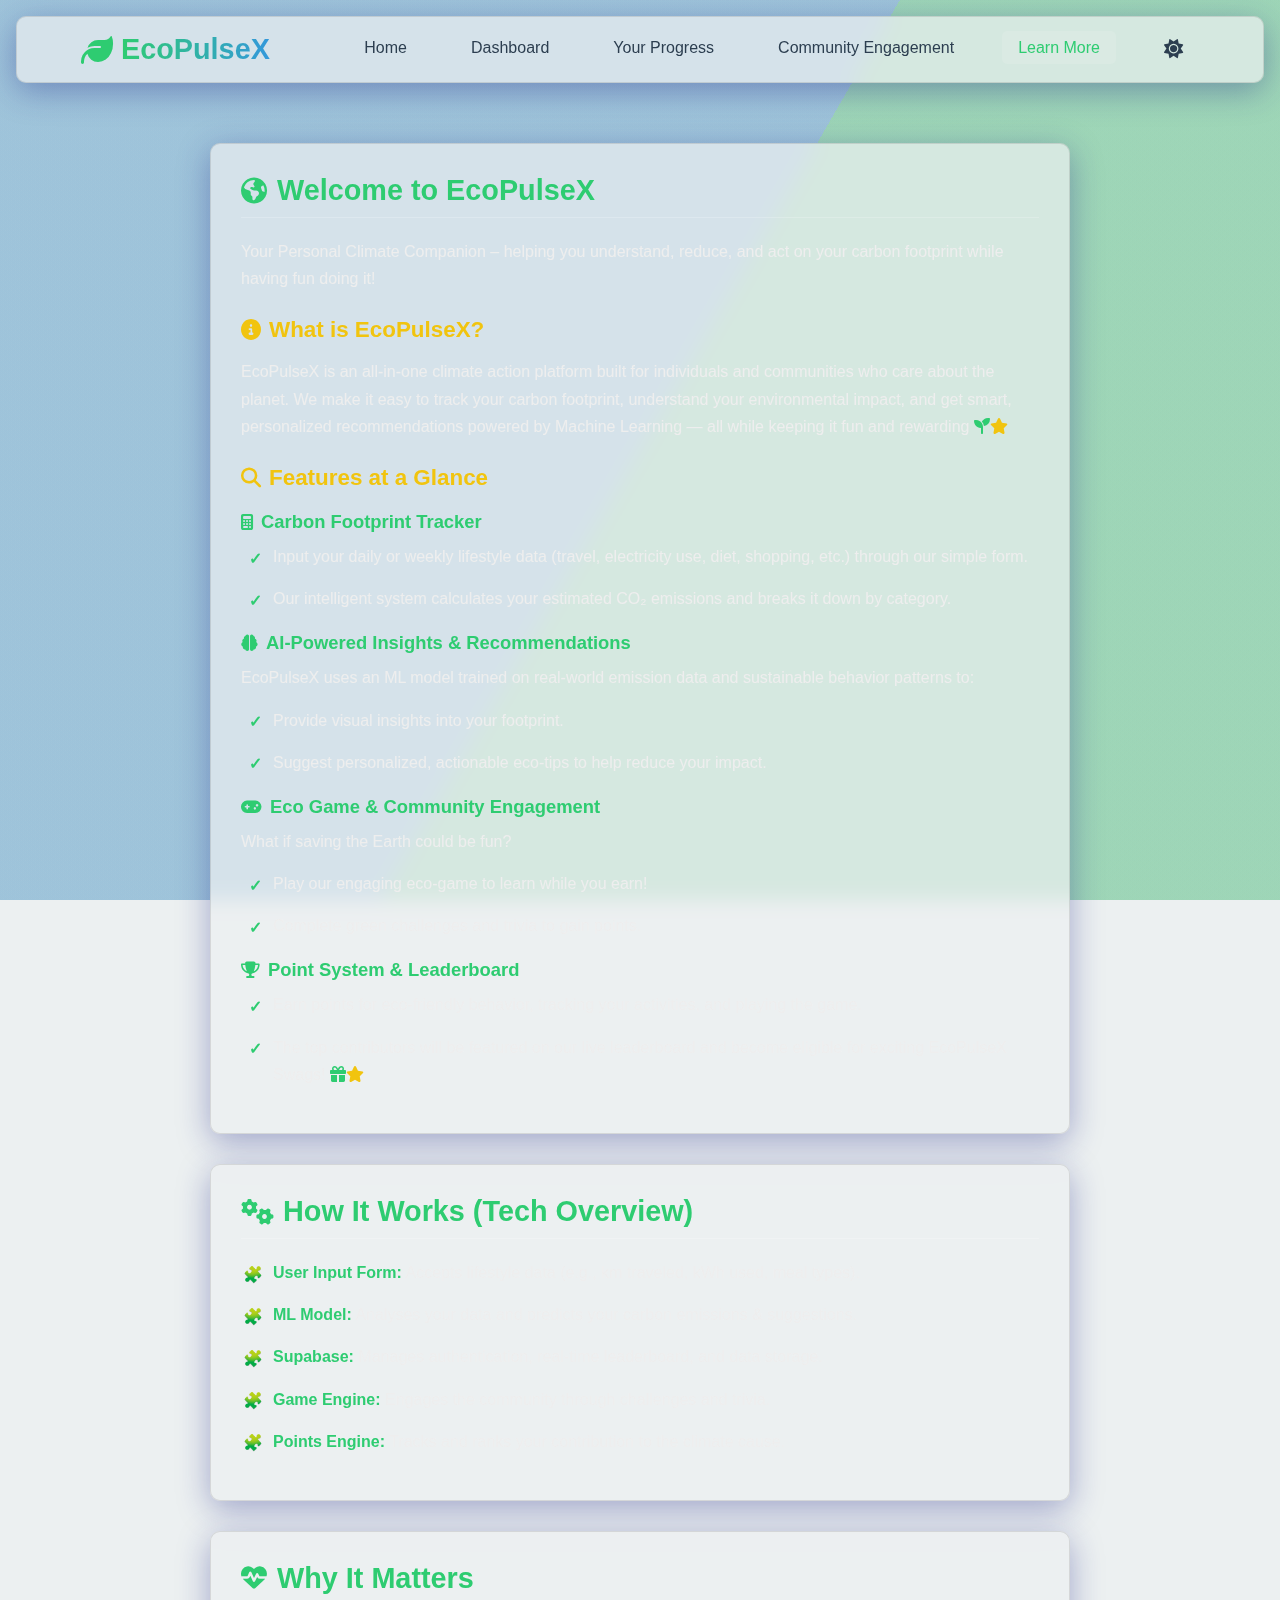
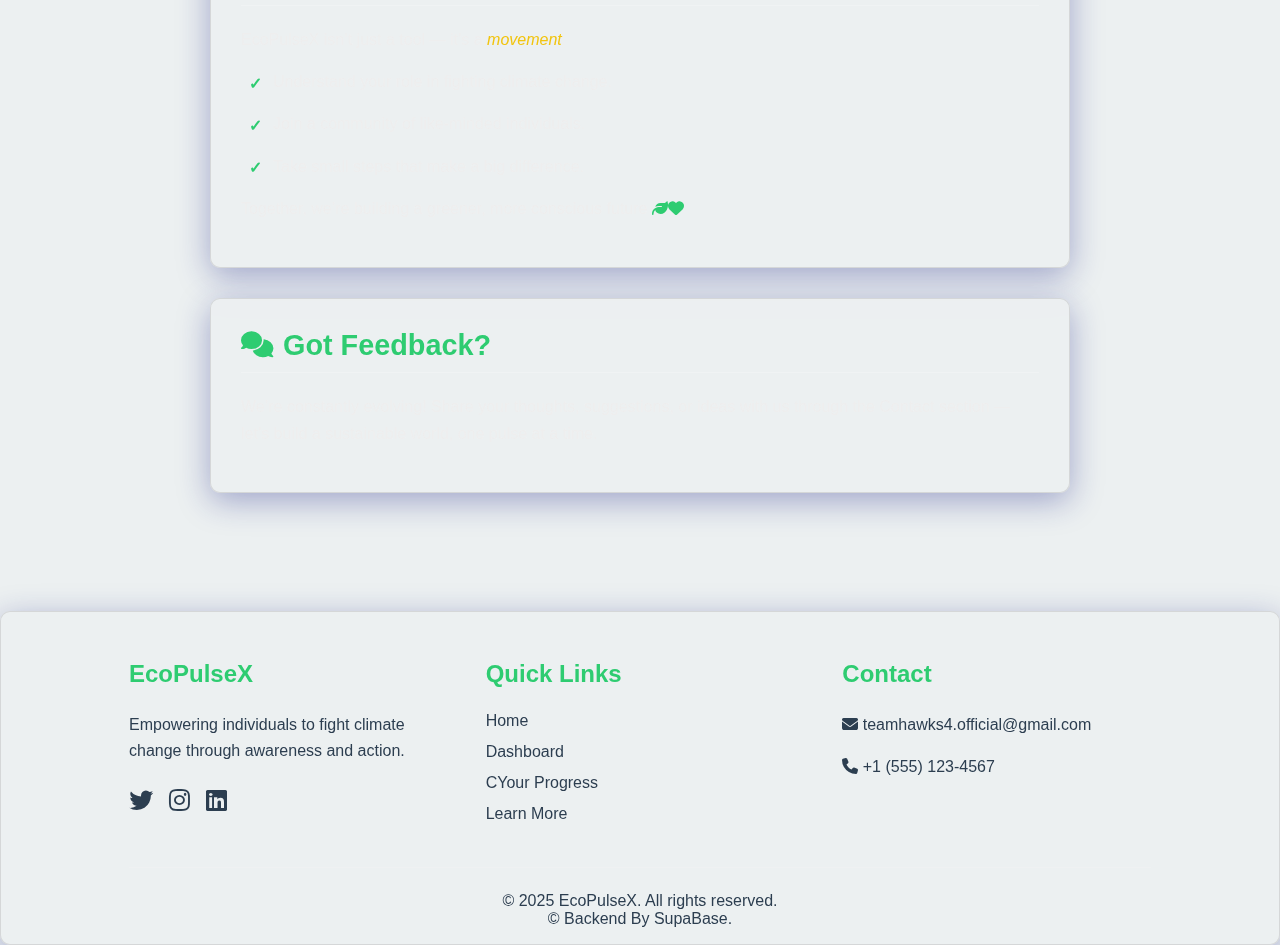
<file: learnmore.html>
<!DOCTYPE html>
<html lang="en">
<head>
    <meta charset="UTF-8">
    <meta name="viewport" content="width=device-width, initial-scale=1.0">
    <title>EcoPulseX - Learn More</title>
    <link rel="stylesheet" href="https://cdnjs.cloudflare.com/ajax/libs/font-awesome/6.4.0/css/all.min.css">
    <link rel="stylesheet" href="climate.css">
    <!-- Specific styles for learn more page -->
    <style>
        .learn-more-container {
            padding: 40px 20px;
            max-width: 900px; /* Adjusted for readability */
            margin: 20px auto;
        }

        .learn-more-section {
            padding: 30px;
            margin-bottom: 30px;
            /* Inherits .glass style from climate.css */
        }

        .learn-more-section h2 {
            font-size: 1.8em;
            margin-bottom: 20px;
            color: var(--primary-color, #2ecc71);
            display: flex;
            align-items: center;
            gap: 10px;
            border-bottom: 1px solid var(--border-glass, rgba(255, 255, 255, 0.2));
            padding-bottom: 10px;
        }
         .learn-more-section h2 i {
             font-size: 0.9em;
         }

        .learn-more-section h3 {
            font-size: 1.4em;
            margin-top: 25px;
            margin-bottom: 15px;
            color: var(--accent-color, #f1c40f);
            display: flex;
            align-items: center;
            gap: 8px;
        }
         .learn-more-section h3 i {
             font-size: 0.9em;
         }

        /* Added h4 styling for consistency */
        .learn-more-section h4 {
            font-size: 1.15em;
            margin-top: 20px;
            margin-bottom: 10px;
            color: var(--primary-color, #2ecc71); /* Or adjust color */
            display: flex;
            align-items: center;
            gap: 8px;
        }
         .learn-more-section h4 i {
             font-size: 0.9em;
         }


        .learn-more-section p,
        .learn-more-section li {
            line-height: 1.7;
            margin-bottom: 15px;
            color: var(--text-color, #eee); /* Default light theme text */
        }
        body.dark-theme .learn-more-section p,
        body.dark-theme .learn-more-section li {
             color: var(--text-color-dark, #ccc); /* Dark theme text */
        }


        .learn-more-section ul {
            list-style: none;
            padding-left: 0; /* Remove default padding */
            margin-left: 1.5em; /* Indent list items */
        }

        .learn-more-section li {
            position: relative; /* Needed for absolute positioning of ::before */
            padding-left: 0.5em; /* Space between icon and text */
        }

        .learn-more-section li::before {
            content: '✓'; /* Default checkmark */
            color: var(--primary-color, #2ecc71);
            font-weight: bold;
            position: absolute;
            left: -1.2em; /* Position icon outside the text flow */
            top: 0.1em; /* Adjust vertical alignment */
            width: 1.2em;
            text-align: center;
        }

        /* Specific icon for tech overview list */
        .learn-more-section .tech-overview li::before {
             content: '🧩';
             left: -1.5em; /* Adjust position for wider emoji */
             width: 1.5em;
        }


        .learn-more-section strong {
            color: var(--primary-color, #2ecc71);
            font-weight: 600;
        }

        .learn-more-section .highlight {
             color: var(--accent-color, #f1c40f);
             font-style: italic;
        }

        /* Inline icon styling helper */
        .icon-primary { color: var(--primary-color, #2ecc71); }
        .icon-accent { color: var(--accent-color, #f1c40f); }

    </style>
</head>
<body>
    <!-- Animated Background -->
    <div class="bg"></div>
    <div class="bg bg2"></div>
    <div class="bg bg3"></div>

    <!-- Header -->
    <header class="glass">
        <div class="logo">
            <i class="fas fa-leaf"></i>
            <h1>EcoPulseX</h1>
        </div>
        <nav>
            <ul>
                <li><a href="index.html">Home</a></li>
                <li><a href="dashboard.html">Dashboard</a></li>
                <li><a href="form.html">Your Progress</a></li>
                <li><a href="community.html">Community Engagement</a></li>
                <li><a href="learnmore.html" class="active">Learn More</a></li>
                <li><a href="#" id="theme-toggle"><i class="fas fa-moon"></i></a></li>
            </ul>
        </nav>
    </header>

    <!-- Learn More Main Content -->
    <main class="learn-more-container">
        <section class="learn-more-section glass">
            <h2><i class="fas fa-globe-americas"></i> Welcome to EcoPulseX</h2>
            <p>Your Personal Climate Companion – helping you understand, reduce, and act on your carbon footprint while having fun doing it!</p>

            <h3><i class="fas fa-info-circle"></i> What is EcoPulseX?</h3>
            <p>EcoPulseX is an all-in-one climate action platform built for individuals and communities who care about the planet. We make it easy to track your carbon footprint, understand your environmental impact, and get smart, personalized recommendations powered by Machine Learning — all while keeping it fun and rewarding <i class="fas fa-seedling icon-primary"></i><i class="fas fa-star icon-accent"></i></p>

            <h3><i class="fas fa-search"></i> Features at a Glance</h3>

            <h4><i class="fas fa-calculator"></i> Carbon Footprint Tracker</h4>
            <ul>
                <li>Input your daily or weekly lifestyle data (travel, electricity use, diet, shopping, etc.) through our simple form.</li>
                <li>Our intelligent system calculates your estimated CO₂ emissions and breaks it down by category.</li>
            </ul>

            <h4><i class="fas fa-brain"></i> AI-Powered Insights & Recommendations</h4>
            <p>EcoPulseX uses an ML model trained on real-world emission data and sustainable behavior patterns to:</p>
            <ul>
                <li>Provide visual insights into your footprint.</li>
                <li>Suggest personalized, actionable eco-tips to help reduce your impact.</li>
            </ul>

            <h4><i class="fas fa-gamepad"></i> Eco Game & Community Engagement</h4>
            <p>What if saving the Earth could be fun?</p>
            <ul>
                <li>Play our engaging eco-game to learn while you earn!</li>
                <li>Complete green challenges and trivia to gain points.</li>
            </ul>

            <h4><i class="fas fa-trophy"></i> Point System & Leaderboard</h4>
            <ul>
                <li>Earn points for eco-friendly behavior, tracking your activities, and playing the game.</li>
                <li>The top contributors will be featured on our live leaderboard and become eligible for exciting EcoPulseX Swags! <i class="fas fa-gift icon-primary"></i><i class="fas fa-star icon-accent"></i></li>
            </ul>
        </section>

        <section class="learn-more-section glass">
            <h2><i class="fas fa-cogs"></i> How It Works (Tech Overview)</h2>
            <ul class="tech-overview">
                <li><strong>User Input Form:</strong> Accepts lifestyle data (e.g., km traveled, kWh used, meal types).</li>
                <li><strong>ML Model:</strong> Analyses your data and predicts your carbon emissions & suggestions.</li>
                <li><strong>Supabase:</strong> Manages authentication, real-time leaderboard, and data storage.</li>
                <li><strong>Game Engine:</strong> Engages the community through challenges and trivia.</li>
                <li><strong>Points Engine:</strong> Tracks and ranks your contribution to the climate cause.</li>
            </ul>
        </section>

        <section class="learn-more-section glass">
            <h2><i class="fas fa-heartbeat"></i> Why It Matters</h2>
            <p>EcoPulseX isn’t just a tool — it’s a <span class="highlight">movement</span>.</p>
            <ul>
                <li>Understand your role in fighting climate change.</li>
                <li>Join a community of like-minded individuals.</li>
                <li>Take small steps that make a big difference.</li>
            </ul>
            <p>Together, we’re building a greener, more conscious future <i class="fas fa-leaf icon-primary"></i><i class="fas fa-heart icon-primary"></i></p>
        </section>

        <section class="learn-more-section glass">
             <h2><i class="fas fa-comments"></i> Got Feedback?</h2>
             <p>We’re constantly evolving! Share your thoughts, suggestions, or ideas with us through the Contact section — let’s build a sustainable world, one pulse at a time.</p>
             <!-- Optional: Link to a contact page if you create one -->
             <!-- <a href="contact.html" class="btn primary" style="display: block; text-align: center; margin-top: 15px;">Share Your Feedback</a> -->
        </section>

    </main>

    <!-- Footer -->
    <footer class="glass">
        <div class="footer-content">
            <div class="footer-section">
                <h3>EcoPulseX</h3>
                <p>Empowering individuals to fight climate change through awareness and action.</p>
                <div class="social-icons">
                    <a href="#"><i class="fab fa-twitter"></i></a>
                    <a href="#"><i class="fab fa-instagram"></i></a>
                    <a href="#"><i class="fab fa-linkedin"></i></a>
                </div>
            </div>
            <div class="footer-section">
                <h3>Quick Links</h3>
                <ul>
                    <li><a href="index.html">Home</a></li>
                    <li><a href="dashboard.html">Dashboard</a></li>
                    <li><a href="form.html">CYour Progress</a></li>
                    <li><a href="learnmore.html">Learn More</a></li>
                </ul>
            </div>
            <div class="footer-section">
                <h3>Contact</h3>
                <p><i class="fas fa-envelope"></i> teamhawks4.official@gmail.com</p>
                <p><i class="fas fa-phone"></i> +1 (555) 123-4567</p>
            </div>
        </div>
        <div class="footer-bottom">
            <p>&copy; 2025 EcoPulseX. All rights reserved.</p>
            <p>&copy; Backend By SupaBase.</p>
        </div>
    </footer>

    <!-- Link to climate.js for theme toggle -->
    <script src="climate.js"></script>
</body>
</html>
</file>
<file: climate.css>
/* Base Styles */
:root {
    --primary-color: #2ecc71;
    --secondary-color: #3498db;
    --dark-color: #2c3e50;
    --darker-color: #1a252f;
    --light-color: #ecf0f1;
    --glass-color: rgba(44, 62, 80, 0.7);
    --glass-border: 1px solid rgba(255, 255, 255, 0.1);
    --glass-shadow: 0 8px 32px 0 rgba(31, 38, 135, 0.37);
    --blur-effect: blur(10px);
}

[data-theme="light"] {
    --dark-color: #ecf0f1;
    --darker-color: #bdc3c7;
    --light-color: #2c3e50;
    --glass-color: rgba(236, 240, 241, 0.7);
    --glass-border: 1px solid rgba(0, 0, 0, 0.1);
}

* {
    margin: 0;
    padding: 0;
    box-sizing: border-box;
    font-family: 'Segoe UI', Tahoma, Geneva, Verdana, sans-serif;
    transition: background-color 0.3s, color 0.3s;
}

body {
    background-color: var(--dark-color);
    color: var(--light-color);
    overflow-x: hidden;
    min-height: 100vh;
    position: relative;
}

/* Animated Background */
.bg {
    animation: slide 12s ease-in-out infinite alternate;
    background-image: linear-gradient(-60deg, #27ae60 50%, #2980b9 50%);
    bottom: 0;
    left: -50%;
    opacity: 0.2;
    position: fixed;
    right: -50%;
    top: 0;
    z-index: -3;
}

.bg2 {
    animation-direction: alternate-reverse;
    animation-duration: 16s;
    opacity: 0.15;
}

.bg3 {
    animation-duration: 20s;
    opacity: 0.1;
}

@keyframes slide {
    0% {
        transform: translateX(-25%);
    }
    100% {
        transform: translateX(25%);
    }
}

/* Glass Effect */
.glass {
    background: var(--glass-color);
    backdrop-filter: var(--blur-effect);
    -webkit-backdrop-filter: var(--blur-effect);
    border-radius: 10px;
    border: var(--glass-border);
    box-shadow: var(--glass-shadow);
}

/* Header Styles */
header {
    display: flex;
    justify-content: space-between;
    align-items: center;
    padding: 1rem 5%;
    margin: 1rem;
    position: sticky;
    top: 0;
    z-index: 100;
}

.logo {
    display: flex;
    align-items: center;
    gap: 0.5rem;
}

.logo i {
    font-size: 2rem;
    color: var(--primary-color);
}

.logo h1 {
    font-size: 1.8rem;
    font-weight: 700;
    background: linear-gradient(to right, var(--primary-color), var(--secondary-color));
    -webkit-background-clip: text;
    background-clip: text;
    color: transparent;
}

nav ul {
    display: flex;
    list-style: none;
    gap: 2rem;
}

nav a {
    text-decoration: none;
    color: var(--light-color);
    font-weight: 500;
    padding: 0.5rem 1rem;
    border-radius: 5px;
    transition: all 0.3s;
}

nav a:hover, nav a.active {
    color: var(--primary-color);
    background: rgba(255, 255, 255, 0.1);
}

#theme-toggle {
    font-size: 1.2rem;
    cursor: pointer;
}

/* --- Hero Section Layout --- */

.hero-with-blog {
    position: relative; /* Needed for absolute positioning of hero-bg if used */
    padding: 60px 20px; /* Add some padding around the section */
    min-height: 70vh; /* Ensure it takes up a good portion of the viewport height */
    display: flex; /* Use flexbox to center the container */
    align-items: center; /* Vertically center the container */
    justify-content: center; /* Horizontally center the container */
    overflow: hidden; /* Hide overflow from background elements */
}

/* Optional: Style for the background element if you want an image/gradient */
.hero-bg {
    position: absolute;
    top: 0;
    left: 0;
    width: 100%;
    height: 100%;
    /* Example background: */
    /* background: linear-gradient(rgba(0,0,0,0.5), rgba(0,0,0,0.5)), url('your-background-image.jpg'); */
    background-size: cover;
    background-position: center;
    z-index: -1; /* Place it behind the content */
}

.hero-container {
    display: flex; /* Arrange hero-content and blog-sidebar side-by-side */
    gap: 30px; /* Space between the two columns */
    width: 100%;
    max-width: 1200px; /* Limit the maximum width */
    align-items: flex-start; /* Align items to the top */
    z-index: 1; /* Ensure content is above the background */
}

.hero-content {
    flex: 2; /* Take up more space (e.g., 2/3rds) */
    padding: 30px; /* Add padding inside the glass effect */
    /* Ensure glass effect is applied correctly */
    background: rgba(255, 255, 255, 0.1); /* Example glass background */
    backdrop-filter: blur(10px);
    border-radius: 10px;
    border: 1px solid rgba(255, 255, 255, 0.2);
}

.hero-content h1 {
    font-size: 2.8em; /* Adjust size as needed */
    margin-bottom: 15px;
}

.hero-content .lead {
    font-size: 1.2em;
    margin-bottom: 25px;
    color: #eee; /* Lighter text color often works well on glass */
}

.cta-buttons {
    display: flex;
    gap: 15px; /* Space between buttons */
}

.blog-sidebar {
    flex: 1; /* Take up less space (e.g., 1/3rd) */
    padding: 25px;
    /* Ensure glass effect is applied correctly */
    background: rgba(255, 255, 255, 0.1); /* Example glass background */
    backdrop-filter: blur(10px);
    border-radius: 10px;
    border: 1px solid rgba(255, 255, 255, 0.2);
    max-height: 60vh; /* Limit height and allow scrolling if needed */
    overflow-y: auto; /* Add scrollbar if content exceeds max-height */
}

.blog-sidebar h3 {
    margin-bottom: 20px;
    border-bottom: 1px solid rgba(255, 255, 255, 0.3);
    padding-bottom: 10px;
}

.blog-feed .blog-card {
    margin-bottom: 20px;
    padding-bottom: 15px;
    border-bottom: 1px solid rgba(255, 255, 255, 0.1);
}

.blog-feed .blog-card:last-child {
    margin-bottom: 0;
    border-bottom: none;
    padding-bottom: 0;
}

.blog-card .blog-date {
    font-size: 0.8em;
    color: #ccc;
    margin-bottom: 5px;
}

.blog-card h4 {
    margin-bottom: 8px;
    font-size: 1.1em;
}

.blog-card p {
    font-size: 0.9em;
    color: #ddd;
    margin-bottom: 10px;
}

.blog-card .read-more,
.blog-sidebar .view-all {
    color: var(--primary-color, #2ecc71); /* Use your primary color variable or a default */
    text-decoration: none;
    font-weight: bold;
    font-size: 0.9em;
}
.blog-sidebar .view-all {
    display: block;
    text-align: center;
    margin-top: 20px;
}

.blog-card .read-more:hover,
.blog-sidebar .view-all:hover {
    text-decoration: underline;
}


/* --- Responsive Adjustments --- */
@media (max-width: 992px) {
    .hero-container {
        flex-direction: column; /* Stack elements vertically */
        align-items: center; /* Center items when stacked */
        gap: 40px; /* Increase gap for vertical stacking */
    }

    .hero-content,
    .blog-sidebar {
        flex: none; /* Reset flex property */
        width: 90%; /* Control width when stacked */
        max-width: 600px; /* Limit max width */
    }

     .blog-sidebar {
        max-height: none; /* Remove height limit on smaller screens */
        overflow-y: visible; /* Remove scrollbar */
    }

    .hero-content h1 {
        font-size: 2.4em;
    }
}

@media (max-width: 768px) {
    .hero-with-blog {
        padding: 40px 15px;
        min-height: auto; /* Adjust height for smaller screens */
    }

    .hero-content h1 {
        font-size: 2em;
    }

    .hero-content .lead {
        font-size: 1.1em;
    }

    .cta-buttons {
        flex-direction: column; /* Stack buttons */
        align-items: flex-start;
    }

    .cta-buttons .btn {
        width: 100%; /* Make buttons full width */
        text-align: center;
    }
}



/* --- Button Styles (Add or Modify in climate.css) --- */

/* Base Button Style */
.btn {
    display: inline-block; /* Allows padding and margin */
    padding: 12px 25px;
    border: none;
    border-radius: 5px; /* Slightly rounded corners */
    text-decoration: none; /* Remove underline from links */
    font-weight: bold;
    font-size: 1em;
    cursor: pointer;
    text-align: center;
    transition: all 0.3s ease; /* Smooth transition for hover/active effects */
    box-shadow: 0 2px 5px rgba(0, 0, 0, 0.1); /* Subtle shadow */
}

/* Primary Button Style (e.g., Calculate Now) */
.btn.primary {
    background-color: var(--primary-color, #2ecc71); /* Use your primary color variable or a default */
    color: #fff; /* White text */
    border: 1px solid transparent; /* Add border for consistency on hover */
}

/* Secondary Button Style (e.g., View Dashboard) */
.btn.secondary {
    background-color: transparent; /* Transparent background */
    color: var(--text-color, #fff); /* Use your text color variable or a default */
    border: 1px solid var(--primary-color, #2ecc71); /* Border matching primary color */
}

/* --- Dynamic Effects --- */

/* Hover effect for ALL buttons */
.btn:hover {
    transform: translateY(-2px); /* Slight lift effect */
    box-shadow: 0 4px 8px rgba(0, 0, 0, 0.2); /* Enhanced shadow */
}

/* Hover effect specific to Primary button */
.btn.primary:hover {
    background-color: var(--primary-hover-color, #27ae60); /* Slightly darker shade of primary */
    /* You could also adjust the border if needed */
}

/* Hover effect specific to Secondary button */
.btn.secondary:hover {
    background-color: var(--primary-color-transparent, rgba(46, 204, 113, 0.1)); /* Light primary background */
    color: var(--primary-color, #2ecc71); /* Ensure text color matches primary */
}

/* Active effect (when button is clicked) for ALL buttons */
.btn:active {
    transform: translateY(0px); /* Return to original position */
    box-shadow: 0 1px 3px rgba(0, 0, 0, 0.15); /* Smaller shadow */
}

/* Active effect specific to Primary button */
.btn.primary:active {
     background-color: var(--primary-active-color, #229954); /* Even darker shade */
}

/* Active effect specific to Secondary button */
.btn.secondary:active {
    background-color: var(--primary-color-transparent-active, rgba(46, 204, 113, 0.2)); /* Slightly darker transparent background */
}

/* Optional: Add focus styles for accessibility */
.btn:focus {
    outline: 2px solid var(--primary-color, #2ecc71);
    outline-offset: 2px;
}
.btn:focus:not(:focus-visible) {
  /* Remove the focus indicator on mouse-focus for browsers supporting :focus-visible */
  outline: none;
}





/* Responsive adjustments */
@media (max-width: 1200px) {
    .hero-container {
        flex-direction: column;
    }
    
    .hero-content,
    .blog-sidebar {
        max-width: 100%;
        flex: 1;
    }
    
    .blog-sidebar {
        margin-top: 2rem;
    }
}

@media (max-width: 768px) {
    .hero-content h1 {
        font-size: 2.5rem;
    }
    
    .hero-content .lead {
        font-size: 1.1rem;
    }
    
    .blog-sidebar {
        padding: 1.5rem;
    }
    
    .cta-buttons {
        flex-direction: column;
    }
}


/* Features Section */
.features {
    padding: 5rem 10%;
    text-align: center;
}

.section-title {
    font-size: 2.5rem;
    margin-bottom: 3rem;
}

.features-grid {
    display: grid;
    grid-template-columns: repeat(auto-fit, minmax(250px, 1fr));
    gap: 2rem;
}

.feature-card {
    padding: 2rem;
    text-align: center;
    transition: transform 0.3s;
}

.feature-card:hover {
    transform: translateY(-10px);
}

.feature-icon {
    font-size: 2.5rem;
    color: var(--primary-color);
    margin-bottom: 1.5rem;
}

.feature-card h3 {
    font-size: 1.5rem;
    margin-bottom: 1rem;
}

.feature-card p {
    color: rgba(236, 240, 241, 0.8);
    line-height: 1.6;
}

/* Stats Section */
.stats {
    padding: 0 10% 5rem;
}

.stats-container {
    padding: 3rem;
    display: flex;
    justify-content: space-around;
    align-items: center;
    text-align: center;
}

.stat-item h3 {
    font-size: 3rem;
    color: var(--primary-color);
    margin-bottom: 0.5rem;
}

.stat-item p {
    font-size: 1.1rem;
}

/* Footer Styles */
footer {
    padding: 3rem 10% 1rem;
    margin-top: 3rem;
}

.footer-content {
    display: grid;
    grid-template-columns: repeat(auto-fit, minmax(250px, 1fr));
    gap: 3rem;
    margin-bottom: 2rem;
}

.footer-section h3 {
    font-size: 1.5rem;
    margin-bottom: 1.5rem;
    color: var(--primary-color);
}

.footer-section p {
    margin-bottom: 1rem;
    line-height: 1.6;
}

.social-icons {
    display: flex;
    gap: 1rem;
    margin-top: 1.5rem;
}

.social-icons a {
    color: var(--light-color);
    font-size: 1.5rem;
    transition: color 0.3s;
}

.social-icons a:hover {
    color: var(--primary-color);
}

.footer-section ul {
    list-style: none;
}

.footer-section ul li {
    margin-bottom: 0.8rem;
}

.footer-section ul li a {
    color: var(--light-color);
    text-decoration: none;
    transition: color 0.3s;
}

.footer-section ul li a:hover {
    color: var(--primary-color);
}

.footer-bottom {
    text-align: center;
    padding-top: 1.5rem;
    border-top: 1px solid rgba(255, 255, 255, 0.1);
}

/* Responsive Design */
@media (max-width: 992px) {
    .hero {
        flex-direction: column;
        text-align: center;
    }
    
    .cta-buttons {
        justify-content: center;
    }
}

@media (max-width: 768px) {
    header {
        flex-direction: column;
        gap: 1rem;
    }
    
    nav ul {
        gap: 1rem;
    }
    
    .hero-content h2 {
        font-size: 2.5rem;
    }
    
    .stats-container {
        flex-direction: column;
        gap: 2rem;
    }
}

@media (max-width: 576px) {
    .hero {
        padding: 3rem 5%;
    }
    
    .features, .stats {
        padding: 3rem 5%;
    }
    
    .cta-buttons {
        flex-direction: column;
    }
    
    .btn {
        width: 100%;
        text-align: center;
    }
}

/* Add this to climate.css */

.feature-link {
    color: inherit; /* Makes the link text use the color of its parent */
    text-decoration: none; /* Removes the underline */
    display: block; /* Ensures the link takes up the full card space */
  }
  
  /* Optional: Ensure hover effects still apply to the card within the link */
  .feature-link:hover .feature-card {
    /* Make sure your existing hover styles for .feature-card are here */
    transform: translateY(-5px);
    box-shadow: 0 8px 25px rgba(0, 0, 0, 0.2);
    /* Add any other hover styles you had */
  }
  
  /* Optional: Remove focus outline if it looks odd (consider accessibility) */
  /*
  .feature-link:focus {
    outline: none;
  }
  .feature-link:focus .feature-card {
     Optional: Add a subtle focus style like a border or slightly different shadow
    box-shadow: 0 0 0 2px var(--primary-color);
  }
  */
</file>
